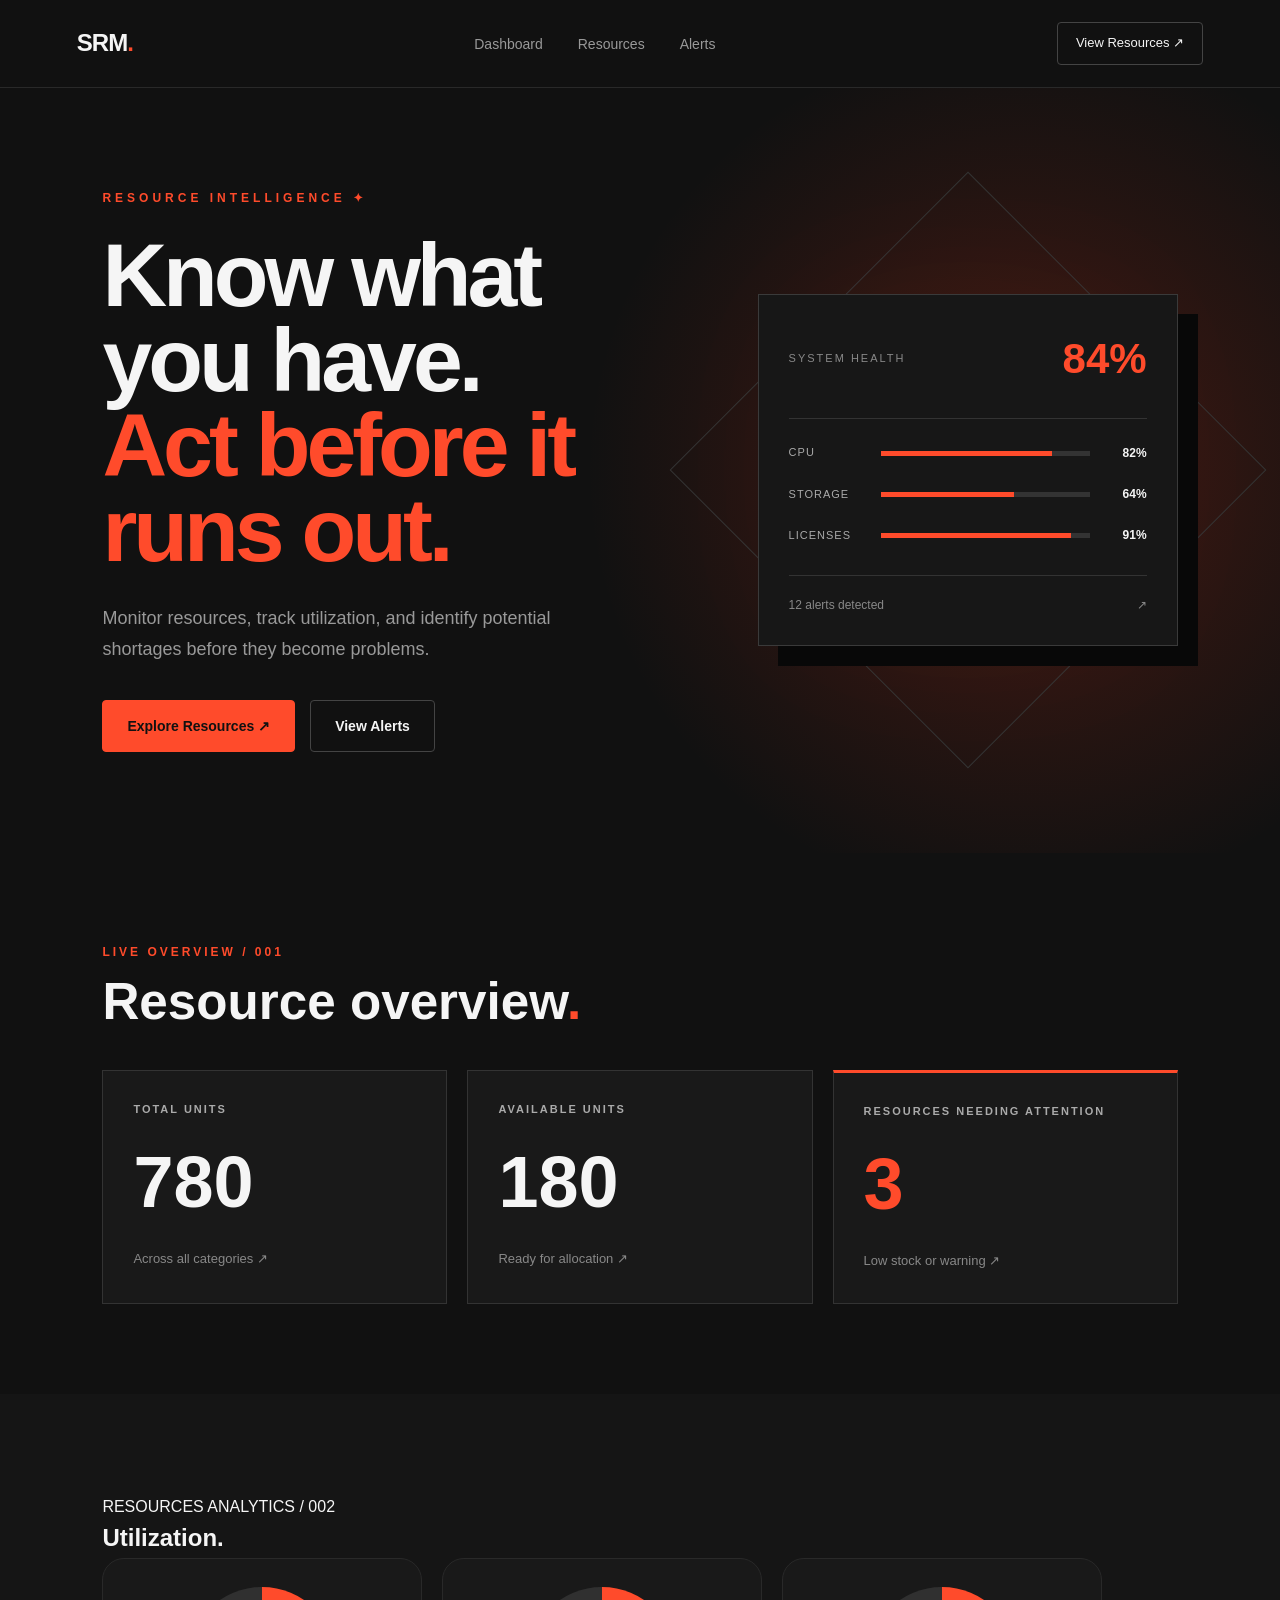
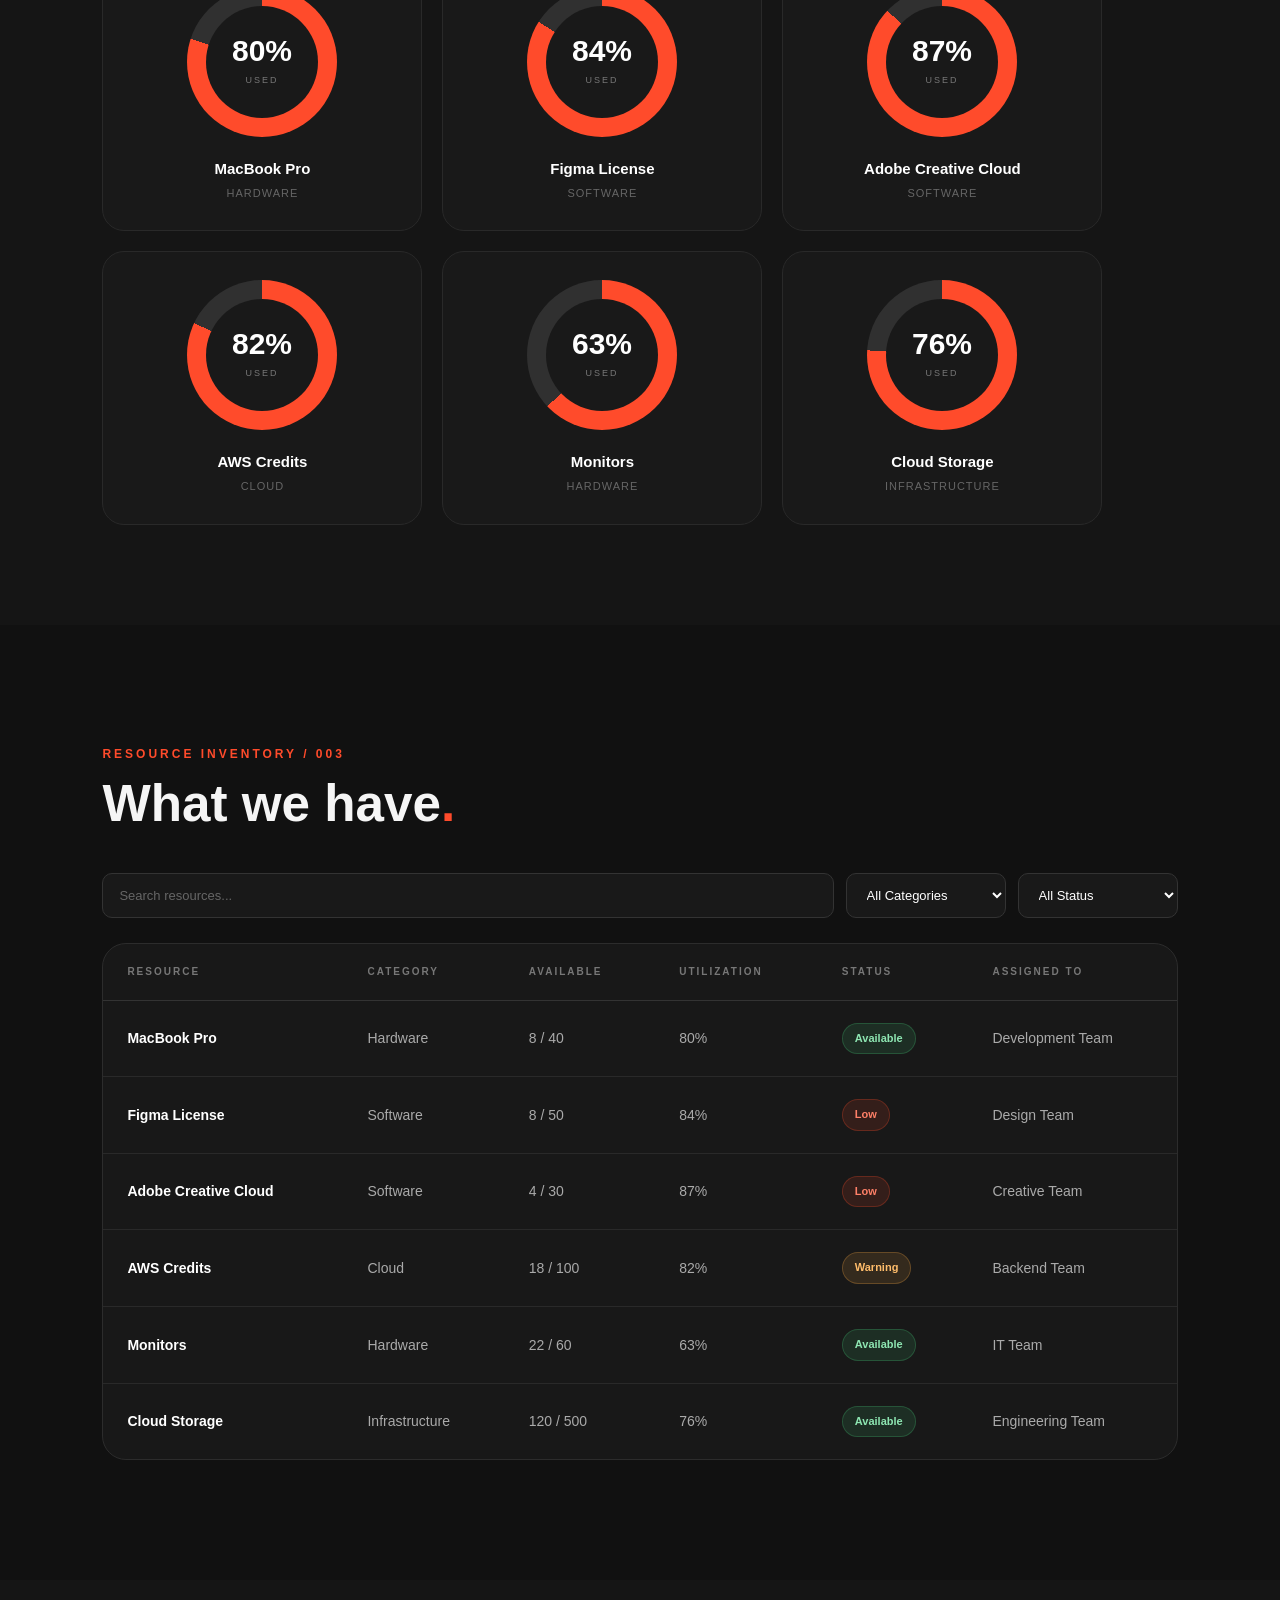
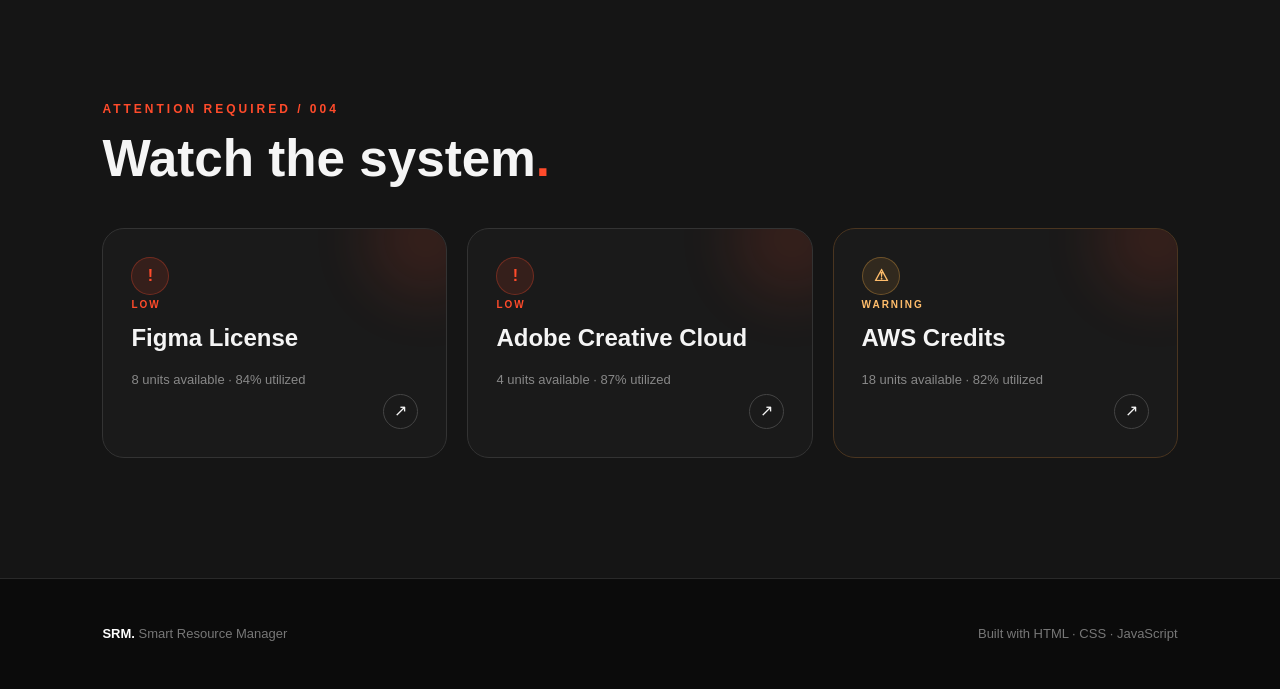
<file: Day-03-Smart-Resource-Manager/index.html>
<!DOCTYPE html>
<html lang="en">

<head>
    <meta charset="UTF-8">
    <meta name="viewport" content="width=device-width, initial-scale=1.0">

    <title>Smart Resource Manager</title>

    <link rel="stylesheet" href="./css/style.css">
</head>

<body>

    <!-- NAVBAR -->
    <header>
        <nav>

            <h1>SRM<span>.</span></h1>

            <ul>
                <li><a href="#dashboard">Dashboard</a></li>
                <li><a href="#resources">Resources</a></li>
                <li><a href="#alerts">Alerts</a></li>
            </ul>

            <a href="#resources" class="nav-button">
                View Resources ↗
            </a>

        </nav>
    </header>


    <main>

        <!-- HERO -->
        <section id="dashboard" class="hero">

            <div class="hero-content">

                <p class="eyebrow">
                    RESOURCE INTELLIGENCE ✦
                </p>

                <h2>
                    Know what you have.
                    <span>Act before it runs out.</span>
                </h2>

                <p class="hero-description">
                    Monitor resources, track utilization, and identify
                    potential shortages before they become problems.
                </p>

                <div class="hero-buttons">

                    <a href="#resources">
                        Explore Resources ↗
                    </a>

                    <a href="#alerts">
                        View Alerts
                    </a>

                </div>

            </div>


            <!-- HERO DASHBOARD PREVIEW -->
            <div class="hero-visual">

                <div class="dashboard-preview">

                    <div class="preview-header">
                        <span>SYSTEM HEALTH</span>
                        <strong>84%</strong>
                    </div>

                    <div class="preview-line">

                        <span>CPU</span>

                        <div>
                            <i style="width: 82%;"></i>
                        </div>

                        <strong>82%</strong>

                    </div>


                    <div class="preview-line">

                        <span>STORAGE</span>

                        <div>
                            <i style="width: 64%;"></i>
                        </div>

                        <strong>64%</strong>

                    </div>


                    <div class="preview-line">

                        <span>LICENSES</span>

                        <div>
                            <i style="width: 91%;"></i>
                        </div>

                        <strong>91%</strong>

                    </div>


                    <div class="preview-footer">

                        <span>12 alerts detected</span>

                        <span>↗</span>

                    </div>

                </div>

            </div>

        </section>


        <!-- OVERVIEW -->
        
<section class="overview" id="overview">
    <div class="section-heading">
        <p>LIVE OVERVIEW / 001</p>
        <h2>Resource overview<span>.</span></h2>
    </div>

    <div class="overview-grid">
        <article class="stat-card">
            <p>TOTAL UNITS</p>
            <h3 id="total-resources">0</h3>
            <span>Across all categories ↗</span>
        </article>

        <article class="stat-card">
            <p>AVAILABLE UNITS</p>
            <h3 id="available-resources">0</h3>
            <span>Ready for allocation ↗</span>
        </article>

        <article class="stat-card alert-card">
            <p>RESOURCES NEEDING ATTENTION</p>
            <h3 id="low-resources">0</h3>
            <span>Low stock or warning ↗</span>
        </article>
    </div>
</section>


        <!-- UTILIZATION -->
        <section class="utilization" id="utilization">

        <div class="section heading">
            <p>RESOURCES ANALYTICS / 002</p>
            <H2>Utilization<span>.</span></H2>
        </div>

        <div id="utilization-list" class="utilization-list">

        </div>
        </section>


        <!-- RESOURCES -->
        <section id="resources" class="resources">

    <div class="section-heading">
        <p>RESOURCE INVENTORY / 003</p>
        <h2>What we have<span>.</span></h2>
    </div>

    <div class="resource-controls">

    <input
        type="text"
        id="resource-search"
        placeholder="Search resources..."
    >

    <select id="category-filter">
        <option value="all">All Categories</option>
        <option value="Hardware">Hardware</option>
        <option value="Software">Software</option>
        <option value="Cloud">Cloud</option>
        <option value="Infrastructure">Infrastructure</option>
    </select>

    <select id="status-filter">
        <option value="all">All Status</option>
        <option value="Available">Available</option>
        <option value="Low">Low</option>
        <option value="Warning">Warning</option>
    </select>

</div>

    <div class="resource-table-wrapper">

        <table class="resource-table">

            <thead>
                <tr>
                    <th>RESOURCE</th>
                    <th>CATEGORY</th>
                    <th>AVAILABLE</th>
                    <th>UTILIZATION</th>
                    <th>STATUS</th>
                    <th>ASSIGNED TO</th>
                </tr>
            </thead>

            <tbody id="resource-table-body">
                <!-- JavaScript will generate rows -->
            </tbody>

        </table>

    </div>

</section>


        <section id="alerts" class="alerts">

    <div class="section-heading">
        <p>ATTENTION REQUIRED / 004</p>
        <h2>Watch the system<span>.</span></h2>
    </div>

    <div id="alerts-list" class="alerts-list">
        <!-- JavaScript will generate alerts -->
    </div>

</section>

    </main>


    <!-- FOOTER -->
    <footer>

    <p>
        <strong>SRM.</strong>
        Smart Resource Manager
    </p>

    <p>
        Built with HTML · CSS · JavaScript
    </p>

</footer>
    <script src="./js/data.js"></script>
    <script src="./js/app.js"></script>
</body>

</html>
</file>
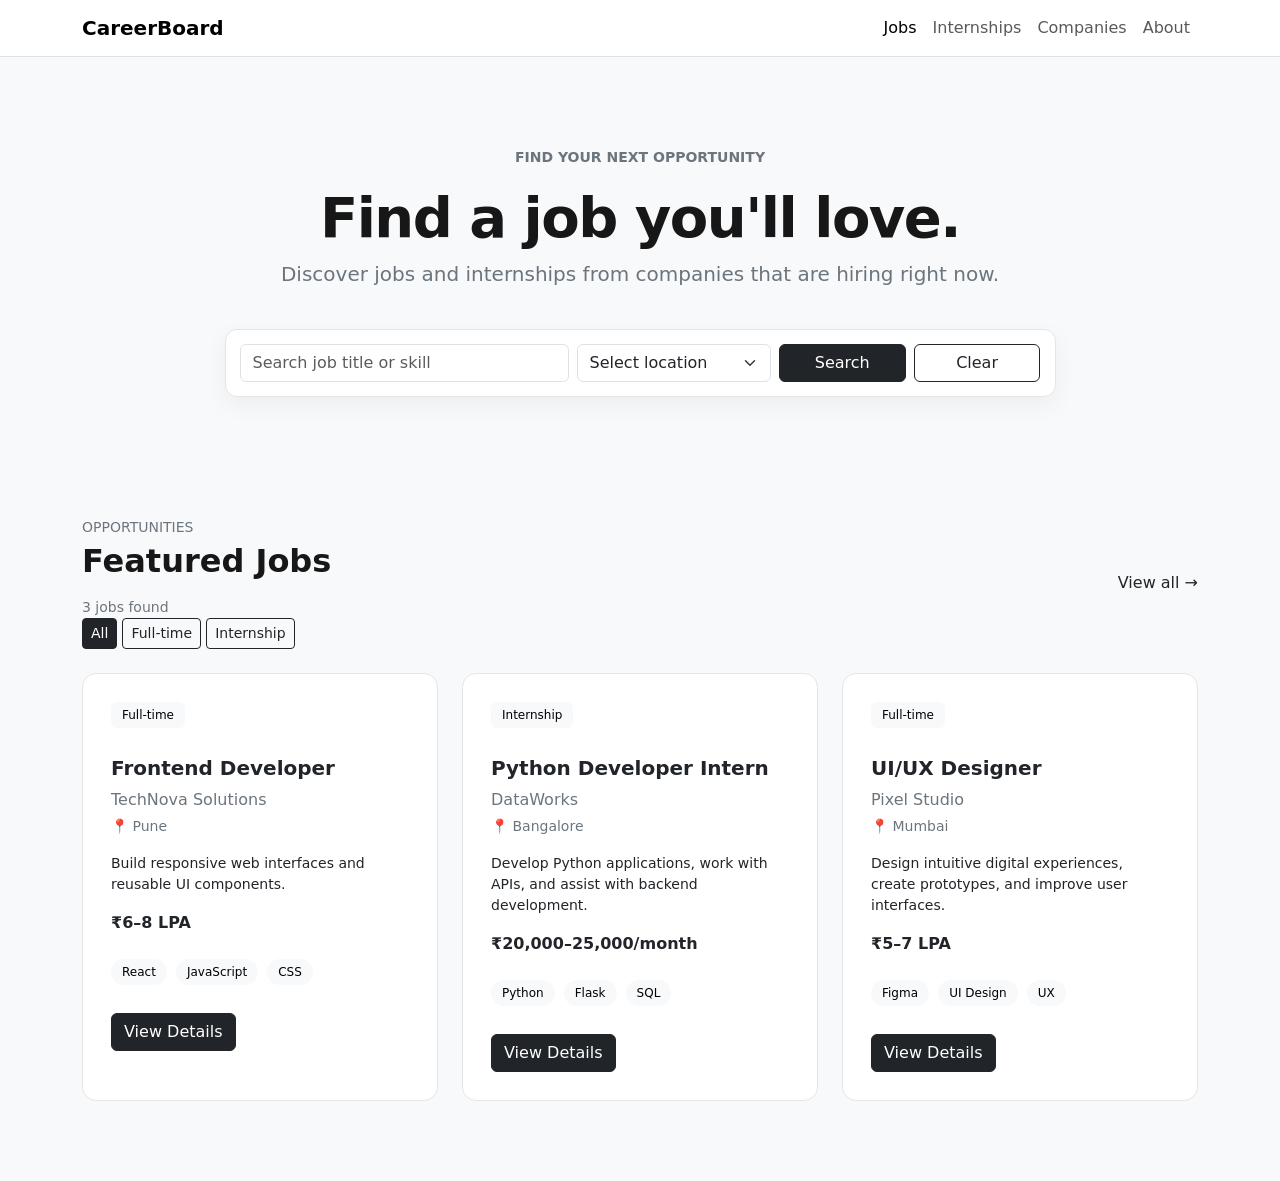
<file: Day-04-Career-Board-Pro/index.html>
<!DOCTYPE html>
<html lang="en">
<head>
    <meta charset="UTF-8">
    <meta name="viewport" content="width=device-width, initial-scale=1.0">
     <title>Career Board Pro</title>

    <!-- Bootstrap CSS -->
    <link
        href="https://cdn.jsdelivr.net/npm/bootstrap@5.3.3/dist/css/bootstrap.min.css"
        rel="stylesheet"
    >
    <link rel="stylesheet" href="./css/style.css">

</head>
<body>

    <nav class="navbar navbar-expand-lg bg-white border-bottom">

    <div class="container">

        <a class="navbar-brand fw-bold" href="#">
            CareerBoard
        </a>

        <!-- Mobile menu button -->
        <button
            class="navbar-toggler"
            type="button"
            data-bs-toggle="collapse"
            data-bs-target="#navbarMenu"
            aria-controls="navbarMenu"
            aria-expanded="false"
            aria-label="Toggle navigation">

            <span class="navbar-toggler-icon"></span>

        </button>

        <!-- Navigation links -->
        <div class="collapse navbar-collapse" id="navbarMenu">

            <div class="navbar-nav ms-auto">

                <a class="nav-link active" href="#">
                    Jobs
                </a>

                <a class="nav-link" href="#">
                    Internships
                </a>

                <a class="nav-link" href="#">
                    Companies
                </a>

                <a class="nav-link" href="#">
                    About
                </a>

            </div>

        </div>

    </div>

</nav>

<section class="hero-section">

    <div class="container">

        <!-- Hero Text -->
        <div class="row justify-content-center">

            <div class="col-lg-8 text-center">

                <p class="text-uppercase text-secondary small fw-semibold">
                    FIND YOUR NEXT OPPORTUNITY
                </p>

                <h1 class="display-4 fw-bold">
                    Find a job you'll love.
                </h1>

                <p class="lead text-secondary">
                    Discover jobs and internships from companies
                    that are hiring right now.
                </p>

            </div>

        </div>


        <!-- SEARCH BOX -->
        <div class="row justify-content-center mt-4">

            <div class="col-lg-9">

                <div class="search-box">

                    <div class="row g-2">

                        <!-- Search input -->
                        <div class="col-md-5">

                            <input
                                type="text"
                                id="searchInput"
                                class="form-control"
                                placeholder="Search job title or skill"
                            >

                        </div>

                        <!-- Location -->
                        <div class="col-md-3">

                            <select id="locationInput" class="form-select">

                                <option selected>
                                    Select location
                                </option>

                                <option>Pune</option>
                                <option>Mumbai</option>
                                <option>Bangalore</option>
                                <option>Remote</option>

                            </select>

                        </div>

                        <!-- Search button -->
                        <div class="col-md-4 d-flex gap-2">

                            <button id="searchBtn" class="btn btn-dark w-100">
                                Search
                            </button>

                            <button id="clearBtn" class="btn btn-outline-dark w-100">
                                Clear
                            </button>

                        </div>

                    </div>

                </div>

            </div>

        </div>

    </div>

</section>

<section class="jobs-section">

    <div class="container">

        <div class="d-flex justify-content-between align-items-center mb-4">

            <div>
                <p class="text-secondary small mb-1">
                    OPPORTUNITIES
                </p>

                <h2 class="fw-bold mb-0">
                    Featured Jobs
                </h2>
                <div class="mt-3">

                <p id="jobCount" class="text-secondary small mb-0">
    3 jobs found
</p>

    <button class="btn btn-dark btn-sm filter-btn" data-type="All">
        All
    </button>

    <button class="btn btn-outline-dark btn-sm filter-btn" data-type="Full-time">
        Full-time
    </button>

    <button class="btn btn-outline-dark btn-sm filter-btn" data-type="Internship">
        Internship
    </button>

</div>
            </div>

            <a href="#" class="text-dark text-decoration-none">
                View all →
            </a>

        </div>


        <div class="row g-4" id="jobContainer">

             </div>


            
        
        <div id="noJobsMessage" class="text-center mt-5 d-none">

    <h4 class="fw-bold">
        No jobs found
    </h4>

    <p class="text-secondary">
        Try another keyword or location.
    </p>

</div>
    </div>

</section>

<div class="modal fade" id="jobModal" tabindex="-1">

    <div class="modal-dialog modal-dialog-centered">

        <div class="modal-content">

            <div class="modal-header">

                <h5 class="modal-title" id="modalJobTitle">
                    Job Details
                </h5>

                <button
                    type="button"
                    class="btn-close"
                    data-bs-dismiss="modal">
                </button>

            </div>

            <div class="modal-body">

                <p id="modalCompany" class="fw-semibold"></p>

                <p id="modalLocation" class="text-secondary"></p>

                <p id="modalType"></p>

                <p id="modalSalary" class="fw-semibold"></p>

                <hr>

                <p id="modalDescription"></p>

                <div id="modalSkills"></div>

            </div>

            <div class="modal-footer">

                <button
                    type="button"
                    class="btn btn-dark"
                    id="applyBtn">
                    Apply Now
                </button>

            </div>

        </div>

    </div>

</div>

<!-- Application Modal -->
<div class="modal fade" id="applicationModal" tabindex="-1">

    <div class="modal-dialog modal-dialog-centered">

        <div class="modal-content">

            <div class="modal-header">

                <h5 class="modal-title">
                    Apply for <span id="applyJobTitle"></span>
                </h5>

                <button
                    type="button"
                    class="btn-close"
                    data-bs-dismiss="modal">
                </button>

            </div>

            <div class="modal-body">

                <form id="applicationForm">
                      <div
    id="applicationSuccess"
    class="alert alert-success d-none"
    role="alert">
    ✓ Application submitted successfully!
</div>
                    <div class="mb-3">
                        
                        <label class="form-label">
                            Full Name
                        </label>

                        <input
                            type="text"
                            id="applicantName"
                            class="form-control"
                            placeholder="Enter your name"
                            required>

                    </div>


                    <div class="mb-3">

                        <label class="form-label">
                            Email
                        </label>

                        <input
                            type="email"
                            id="applicantEmail"
                            class="form-control"
                            placeholder="Enter your email"
                            required>

                    </div>


                    <div class="mb-3">

                        <label class="form-label">
                            Resume URL
                        </label>

                        <input
                            type="url"
                            id="resumeUrl"
                            class="form-control"
                            placeholder="https://..."
                            required>

                    </div>


                    <button
                        type="submit"
                        class="btn btn-dark w-100">
                        Submit Application
                    </button>

                </form>

            </div>

        </div>

    </div>

</div>

<script
    src="https://cdn.jsdelivr.net/npm/bootstrap@5.3.3/dist/js/bootstrap.bundle.min.js">
</script>

<script src="./js/script.js"></script>
</body>
</html>
</file>
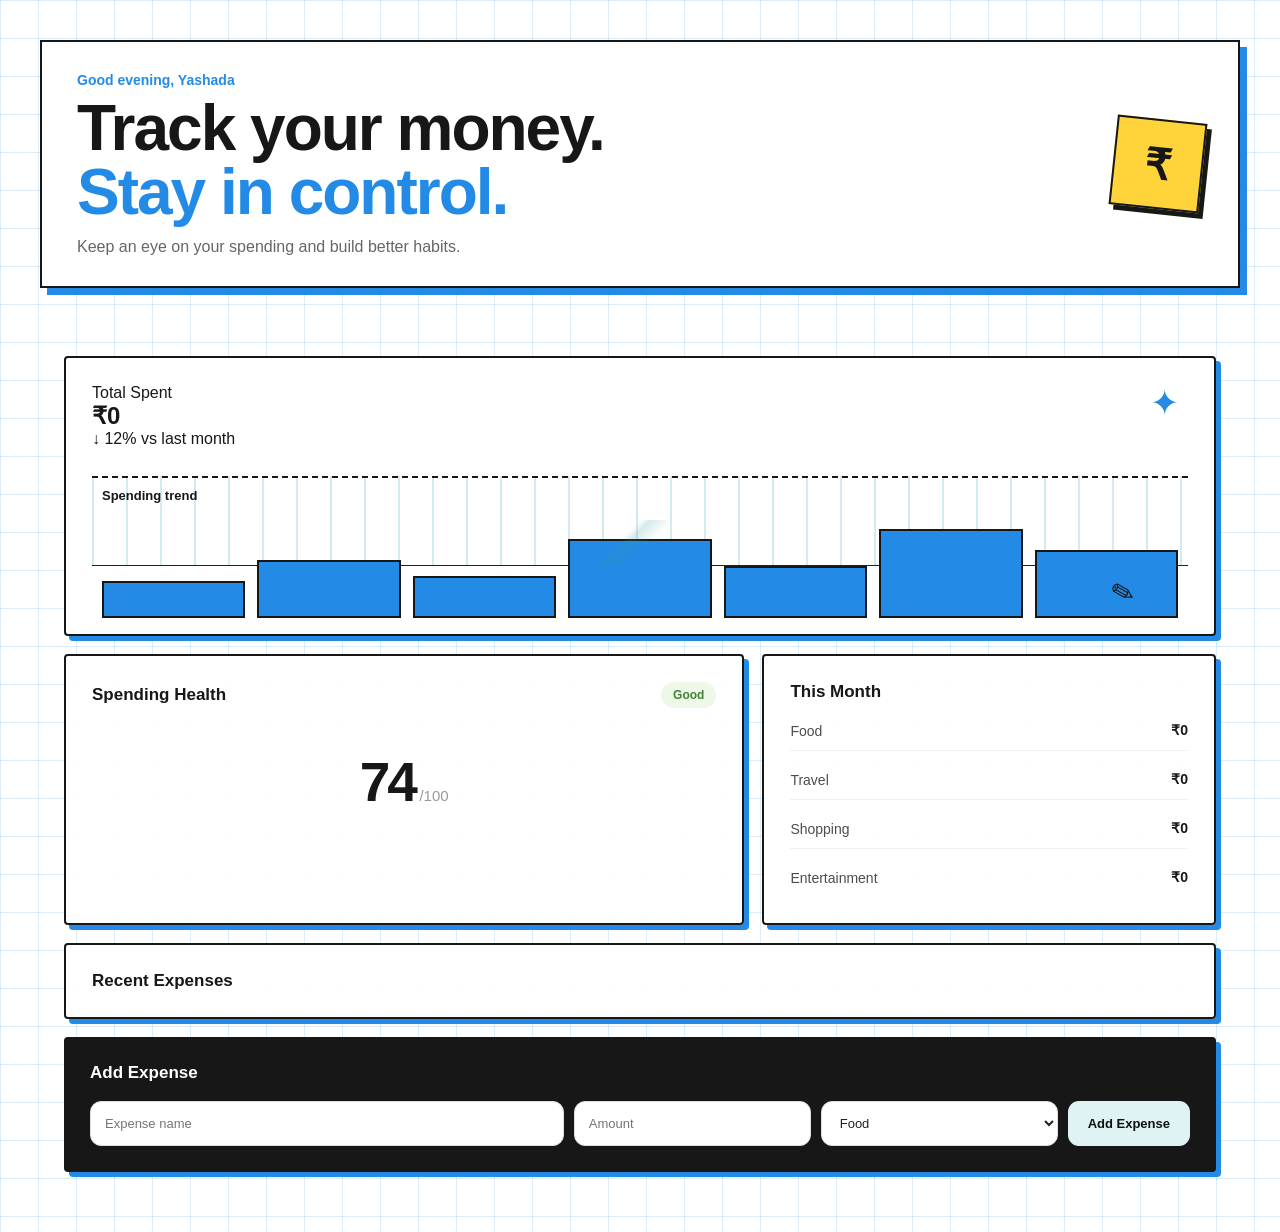
<file: Day-05-Expense-Tracker/index.html>
<!DOCTYPE html>
<html lang="en">

<head>
    <meta charset="UTF-8">

    <meta
        name="viewport"
        content="width=device-width, initial-scale=1.0"
    >

    <title>Expense Tracker</title>

    <link rel="stylesheet" href="./css/style.css">
</head>

<body>

    <header class="topbar">

    <div class="header-content">
        <p class="greeting">Good evening, Yashada</p>

        <h1>
            Track your money.
            <span>Stay in control.</span>
        </h1>

        <p class="header-subtitle">
            Keep an eye on your spending and build better habits.
        </p>
    </div>

    <div class="header-decoration">
        ₹
    </div>

</header>


    <main>
    
        <!-- Total Spending -->
        <section class="spending-card">

            <p>Total Spent</p>

            <h2 id="totalAmount">₹0</h2>

            <span>↓ 12% vs last month</span>

        <div class="mini-chart">

    <div class="chart-label">
        Spending trend
    </div>

    <div class="chart-bars">
        <div class="chart-bar"></div>
        <div class="chart-bar"></div>
        <div class="chart-bar"></div>
        <div class="chart-bar"></div>
        <div class="chart-bar"></div>
        <div class="chart-bar"></div>
        <div class="chart-bar"></div>
    </div>

</div>    

        </section>


        <!-- Spending Health -->
        <section class="health-card">

            <div class="section-header">
                <h2>Spending Health</h2>
                <span>Good</span>
            </div>

            <div class="health-score">
                <strong>74</strong>
                <small>/100</small>
            </div>

        </section>


        <!-- Category Spending -->
        <section class="category-card">

            <div class="section-header">
                <h2>This Month</h2>
            </div>

            <div id="categoryList">
                <div class="category-row">
    <span>Food</span>
    <strong id="foodTotal">₹0</strong>
</div>

<div class="category-row">
    <span>Travel</span>
    <strong id="travelTotal">₹0</strong>
</div>

<div class="category-row">
    <span>Shopping</span>
    <strong id="shoppingTotal">₹0</strong>
</div>

<div class="category-row">
    <span>Entertainment</span>
    <strong id="entertainmentTotal">₹0</strong>
</div>
                
            </div>

        </section>


        <!-- Recent Expenses -->
        <section class="recent-card">

            <div class="section-header">
                <h2>Recent Expenses</h2>
            </div>

            <div id="expenseList">

                <!-- JavaScript will add expenses here -->

            </div>

        </section>


        <!-- Add Expense -->
        <section class="add-expense-card">

            <h2>Add Expense</h2>

            <form id="expenseForm">

                <input
                    type="text"
                    id="expenseName"
                    placeholder="Expense name"
                    required
                >

                <input
                    type="number"
                    id="expenseAmount"
                    placeholder="Amount"
                    required
                >

                <select id="expenseCategory">

                    <option value="Food">Food</option>

                    <option value="Travel">Travel</option>

                    <option value="Shopping">Shopping</option>

                    <option value="Entertainment">
                        Entertainment
                    </option>

                </select>

                <button type="submit">
                    Add Expense
                </button>

            </form>

        </section>

    </main>


    <script src="./js/script.js"></script>

</body>

</html>
</file>
<file: Day-03-Smart-Resource-Manager/css/style.css>
/* ========================================
   RESET
======================================== */

* {
    margin: 0;
    padding: 0;
    box-sizing: border-box;
}


html {
    scroll-behavior: smooth;
}


body {
    font-family: Arial, sans-serif;

    background: #111111;
    color: #f5f5f5;

    line-height: 1.6;
}


a {
    color: inherit;
    text-decoration: none;
}


/* ========================================
   NAVBAR
======================================== */

header {
    padding: 22px 6%;

    border-bottom: 1px solid #292929;

    background: #111111;
}


nav {
    display: flex;

    justify-content: space-between;
    align-items: center;
}


nav h1 {
    font-size: 24px;
    letter-spacing: -1px;
}


nav h1 span {
    color: #ff4b2b;
}


nav ul {
    display: flex;

    gap: 35px;

    list-style: none;
}


nav ul a {
    color: #999;

    font-size: 14px;

    transition: color 0.3s ease;
}


nav ul a:hover {
    color: white;
}


.nav-button {
    padding: 10px 18px;

    border: 1px solid #444;

    border-radius: 4px;

    font-size: 13px;

    transition: 0.3s ease;
}


.nav-button:hover {
    border-color: #ff4b2b;
    color: #ff4b2b;
}


/* ========================================
   HERO
======================================== */

.hero {
    min-height: 85vh;

    padding: 100px 8%;

    display: grid;

    grid-template-columns: 1.2fr 0.8fr;

    align-items: center;

    gap: 80px;

    background:
        radial-gradient(
            circle at 80% 50%,
            rgba(220, 50, 20, 0.25),
            transparent 40%
        );

    overflow: hidden;
}


/* ========================================
   HERO CONTENT
======================================== */

.hero-content {
    max-width: 750px;
}


.eyebrow {
    color: #ff4b2b;

    font-size: 12px;

    font-weight: bold;

    letter-spacing: 4px;

    margin-bottom: 25px;
}


.hero h2 {
    font-size: clamp(60px, 7vw, 105px);

    line-height: 0.95;

    letter-spacing: -4px;

    margin-bottom: 30px;
}


.hero h2 span {
    display: block;

    color: #ff4b2b;
}


.hero-description {
    max-width: 500px;

    color: #999;

    font-size: 18px;

    line-height: 1.7;

    margin-bottom: 35px;
}


/* ========================================
   HERO BUTTONS
======================================== */

.hero-buttons {
    display: flex;

    gap: 15px;
}


.hero-buttons a {
    padding: 14px 24px;

    border: 1px solid #444;

    border-radius: 4px;

    font-size: 14px;

    font-weight: bold;

    transition: 0.3s ease;
}


.hero-buttons a:first-child {
    background: #ff4b2b;

    color: #111;

    border-color: #ff4b2b;
}


.hero-buttons a:hover {
    transform: translateY(-4px);
}


/* ========================================
   HERO VISUAL
======================================== */

.hero-visual {
    position: relative;

    height: 430px;

    display: flex;

    align-items: center;

    justify-content: center;
}


/* Decorative diamond */

.hero-visual::before {
    content: "";

    position: absolute;

    width: 420px;
    height: 420px;

    border: 1px solid #333;

    transform: rotate(45deg);
}


/* Red glow */

.hero-visual::after {
    content: "";

    position: absolute;

    width: 300px;
    height: 300px;

    background: #ff4b2b;

    opacity: 0.08;

    filter: blur(80px);
}


/* ========================================
   DASHBOARD PREVIEW
======================================== */

.dashboard-preview {
    position: relative;

    z-index: 2;

    width: 420px;

    padding: 30px;

    background: #171717;

    border: 1px solid #3a3a3a;

    box-shadow: 20px 20px 0 #080808;
}


/* ========================================
   PREVIEW HEADER
======================================== */

.preview-header {
    display: flex;

    justify-content: space-between;

    align-items: center;

    padding-bottom: 25px;

    margin-bottom: 25px;

    border-bottom: 1px solid #333;
}


.preview-header span {
    font-size: 11px;

    letter-spacing: 2px;

    color: #888;
}


.preview-header strong {
    font-size: 42px;

    color: #ff4b2b;
}


/* ========================================
   RESOURCE PROGRESS
======================================== */

.preview-line {
    display: grid;

    grid-template-columns: 80px 1fr 45px;

    align-items: center;

    gap: 12px;

    margin-bottom: 22px;
}


.preview-line > span {
    font-size: 11px;

    color: #aaa;

    letter-spacing: 1px;
}


.preview-line > div {
    height: 5px;

    background: #333;

    overflow: hidden;
}


.preview-line i {
    display: block;

    height: 100%;

    background: #ff4b2b;
}


.preview-line strong {
    font-size: 12px;

    text-align: right;
}


/* ========================================
   PREVIEW FOOTER
======================================== */

.preview-footer {
    display: flex;

    justify-content: space-between;

    margin-top: 30px;

    padding-top: 20px;

    border-top: 1px solid #333;

    color: #888;

    font-size: 12px;
}


/* ========================================
   EMPTY SECTIONS
======================================== */

.overview,
.utilization,
.resources,
.alerts {
    padding: 100px 8%;
}


/* ========================================
   FOOTER
======================================== */

footer {
    padding: 40px 8%;

    background: #080808;

    border-top: 1px solid #292929;
}


/* ========================================
   RESPONSIVE
======================================== */

@media (max-width: 768px) {

    header {
        padding: 18px 6%;
    }


    nav {
        flex-wrap: wrap;

        gap: 20px;
    }


    nav ul {
        order: 3;

        width: 100%;

        justify-content: center;

        gap: 20px;
    }


    .hero {
        min-height: auto;

        padding: 80px 6%;

        grid-template-columns: 1fr;

        gap: 70px;
    }


    .hero h2 {
        font-size: clamp(48px, 13vw, 72px);

        letter-spacing: -3px;
    }


    .hero-description {
        font-size: 16px;
    }


    .hero-buttons {
        flex-wrap: wrap;
    }


    .hero-visual {
        height: 400px;
    }


    .dashboard-preview {
        width: 100%;

        max-width: 420px;
    }


    .hero-visual::before {
        width: 300px;
        height: 300px;
    }


    .hero-visual::after {
        width: 220px;
        height: 220px;
    }

}


.overview {
    padding: 90px 8%;
    background: #111;
}

.section-heading {
    margin-bottom: 40px;
}

.section-heading > p {
    color: #ff4b2b;
    font-size: 12px;
    font-weight: bold;
    letter-spacing: 3px;
    margin-bottom: 12px;
}

.section-heading h2 {
    font-size: clamp(32px, 4vw, 56px);
    line-height: 1.1;
}

.section-heading h2 span {
    color: #ff4b2b;
}

.overview-grid {
    display: grid;
    grid-template-columns: repeat(3, 1fr);
    gap: 20px;
}

.stat-card {
    min-height: 220px;
    padding: 30px;
    background: #191919;
    border: 1px solid #333;
    transition: transform 0.3s ease;
}

.stat-card:hover {
    transform: translateY(-6px);
    border-color: #ff4b2b;
}

.stat-card > p {
    color: #aaa;
    font-size: 11px;
    font-weight: bold;
    letter-spacing: 2px;
}

.stat-card h3 {
    font-size: 72px;
    line-height: 1.2;
    margin: 20px 0;
}

.stat-card > span {
    color: #888;
    font-size: 13px;
}

.alert-card {
    border-top: 3px solid #ff4b2b;
}

.alert-card h3 {
    color: #ff4b2b;
}

@media (max-width: 768px) {
    .overview-grid {
        grid-template-columns: 1fr;
    }
}

/* =========================
   UTILIZATION
========================= */

.utilization {
    padding: 100px 8%;
    background: #151515;
}

.utilization-list {
    display: grid;
    grid-template-columns: repeat(3, 1fr);
    gap: 20px;
    max-width: 1000px;
}

.utilization-item {
    padding: 28px 20px;
    background: #191919;
    border: 1px solid #292929;
    border-radius: 22px;

    display: flex;
    flex-direction: column;
    align-items: center;
    justify-content: center;

    transition:
        transform 0.35s ease,
        border-color 0.35s ease,
        background 0.35s ease;

    animation: utilizationReveal 0.7s ease both;
}

.utilization-item:hover {
    transform: translateY(-6px);
    border-color: #ff4b2b;
    background: #1d1d1d;
}


/* Circular progress */

.utilization-circle {
    --size: 150px;

    width: var(--size);
    height: var(--size);

    border-radius: 50%;

    display: flex;
    align-items: center;
    justify-content: center;

    position: relative;

    background:
        conic-gradient(
            #ff4b2b var(--progress),
            #303030 var(--progress)
        );

    animation: circleReveal 1.4s ease forwards;
}


/* Inner dark circle */

.utilization-circle::before {
    content: "";

    position: absolute;

    width: 112px;
    height: 112px;

    border-radius: 50%;

    background: #191919;
}


/* Percentage text */

.circle-content {
    position: relative;
    z-index: 2;

    display: flex;
    flex-direction: column;
    align-items: center;
}

.circle-content strong {
    font-size: 30px;
    line-height: 1;
    color: #fff;
}

.circle-content span {
    margin-top: 7px;

    font-size: 9px;
    letter-spacing: 2px;

    color: #777;
}


/* Resource name */

.utilization-info {
    margin-top: 20px;

    display: flex;
    flex-direction: column;
    align-items: center;

    text-align: center;
}

.utilization-info strong {
    font-size: 15px;
    color: #fff;
}

.utilization-info span {
    margin-top: 4px;

    font-size: 11px;
    letter-spacing: 1px;
    text-transform: uppercase;

    color: #666;
}


/* Hover glow */

.utilization-item:hover .utilization-circle {
    box-shadow:
        0 0 25px rgba(255, 75, 43, 0.18);
}


/* Animations */

@keyframes circleReveal {

    from {
        transform: rotate(-90deg) scale(0.7);
        opacity: 0;
    }

    to {
        transform: rotate(0deg) scale(1);
        opacity: 1;
    }
}

@keyframes utilizationReveal {

    from {
        opacity: 0;
        transform: translateY(25px);
    }

    to {
        opacity: 1;
        transform: translateY(0);
    }
}


/* Mobile */

@media (max-width: 768px) {

    .utilization-list {
        grid-template-columns: 1fr 1fr;
    }

    .utilization-circle {
        --size: 125px;
    }

    .utilization-circle::before {
        width: 93px;
        height: 93px;
    }

    .circle-content strong {
        font-size: 25px;
    }
}

@media (max-width: 500px) {

    .utilization-list {
        grid-template-columns: 1fr;
    }

    .utilization-circle {
        --size: 140px;
    }

    .utilization-circle::before {
        width: 105px;
        height: 105px;
    }
}

/* ========================================
   RESOURCE TABLE
======================================== */

.resources {
    padding: 120px 8%;
    background: #111;
}

.resource-table-wrapper {
    width: 100%;
    overflow-x: auto;

    border: 1px solid #2c2c2c;
    border-radius: 24px;
    background: #181818;
}

.resource-table {
    width: 100%;
    min-width: 850px;

    border-collapse: collapse;
}

.resource-table th {
    padding: 20px 24px;

    text-align: left;

    color: #777;

    font-size: 10px;

    letter-spacing: 2px;

    font-weight: 600;

    border-bottom: 1px solid #333;
}

.resource-table td {
    padding: 22px 24px;

    color: #aaa;

    font-size: 14px;

    border-bottom: 1px solid #292929;
}

.resource-table tr:last-child td {
    border-bottom: none;
}

.resource-table tbody tr {
    transition:
        background 0.3s ease,
        transform 0.3s ease;
}

.resource-table tbody tr:hover {
    background: #202020;
}

.resource-table td strong {
    color: #fff;
}


/* ========================================
   STATUS BADGES
======================================== */

.status {
    display: inline-flex;

    padding: 6px 12px;

    border-radius: 999px;

    font-size: 11px;

    font-weight: 600;
}


/* Available */

.status.available {
    color: #8ee6b2;

    background: rgba(70, 200, 120, 0.12);

    border: 1px solid rgba(70, 200, 120, 0.25);
}


/* Low */

.status.low {
    color: #ff8068;

    background: rgba(255, 75, 43, 0.12);

    border: 1px solid rgba(255, 75, 43, 0.25);
}


/* Warning */

.status.warning {
    color: #ffbd6b;

    background: rgba(255, 170, 70, 0.12);

    border: 1px solid rgba(255, 170, 70, 0.25);
}

/* ========================================
   ALERTS
======================================== */

.alerts {
    padding: 120px 8%;
    background: #151515;
}

.alerts-list {
    display: grid;

    grid-template-columns:
        repeat(3, 1fr);

    gap: 20px;
}


/* ========================================
   ALERT CARD
======================================== */

.alert-item {
    position: relative;

    min-height: 230px;

    padding: 28px;

    display: flex;

    flex-direction: column;

    justify-content: space-between;

    background: #1a1a1a;

    border: 1px solid #333;

    border-radius: 22px;

    overflow: hidden;

    transition:
        transform 0.35s ease,
        border-color 0.35s ease;
}


.alert-item:hover {
    transform: translateY(-8px);
}


/* red glow */

.alert-item::before {
    content: "";

    position: absolute;

    width: 120px;
    height: 120px;

    top: -50px;
    right: -40px;

    background: #ff4b2b;

    opacity: 0.12;

    border-radius: 50%;

    filter: blur(30px);
}


/* ========================================
   ICON
======================================== */

.alert-icon {
    width: 38px;
    height: 38px;

    display: flex;

    align-items: center;
    justify-content: center;

    border-radius: 50%;

    background: rgba(255, 75, 43, 0.12);

    color: #ff4b2b;

    border: 1px solid rgba(255, 75, 43, 0.3);

    font-weight: bold;
}


/* ========================================
   CONTENT
======================================== */

.alert-content p {
    margin-bottom: 6px;

    color: #ff4b2b;

    font-size: 10px;

    font-weight: bold;

    letter-spacing: 2px;
}


.alert-content h3 {
    margin-bottom: 8px;

    font-size: 24px;
}


.alert-content span {
    color: #888;

    font-size: 13px;
}


/* ========================================
   ACTION
======================================== */

.alert-action {
    align-self: flex-end;

    width: 35px;
    height: 35px;

    display: flex;

    align-items: center;
    justify-content: center;

    border: 1px solid #444;

    border-radius: 50%;

    transition:
        background 0.3s ease,
        color 0.3s ease;
}


.alert-item:hover .alert-action {
    background: #ff4b2b;

    color: #111;

    border-color: #ff4b2b;
}


/* ========================================
   WARNING VARIANT
======================================== */

.alert-item.warning {
    border-color: #4a3520;
}


.alert-item.warning .alert-icon {
    color: #ffbd6b;

    background: rgba(255, 180, 70, 0.1);

    border-color: rgba(255, 180, 70, 0.3);
}


.alert-item.warning .alert-content p {
    color: #ffbd6b;
}

/* ========================================
   FOOTER
======================================== */

footer {
    padding: 45px 8%;

    display: flex;
    justify-content: space-between;
    align-items: center;

    background: #0b0b0b;

    border-top: 1px solid #292929;

    color: #777;

    font-size: 13px;
}

footer strong {
    color: #fff;
}


/* ========================================
   RESPONSIVE
======================================== */

@media (max-width: 768px) {

    /* NAVBAR */

    header {
        padding: 18px 6%;
    }

    nav {
        flex-wrap: wrap;
        gap: 20px;
    }

    nav h1 {
        font-size: 22px;
    }

    nav ul {
        order: 3;

        width: 100%;

        justify-content: center;

        gap: 20px;
    }

    nav ul a {
        font-size: 13px;
    }

    .nav-button {
        padding: 8px 13px;
        font-size: 12px;
    }


    /* HERO */

    .hero {
        min-height: auto;

        padding: 80px 6% 100px;

        grid-template-columns: 1fr;

        gap: 70px;
    }

    .hero h2 {
        font-size: clamp(
            48px,
            14vw,
            72px
        );

        letter-spacing: -3px;
    }

    .hero-description {
        font-size: 16px;
    }

    .hero-buttons {
        flex-wrap: wrap;
    }

    .hero-visual {
        height: 350px;
    }

    .dashboard-preview {
        width: 100%;
        max-width: 380px;

        padding: 24px;
    }

    .hero-visual::before {
        width: 280px;
        height: 280px;
    }


    /* OVERVIEW */

    .overview {
        padding: 80px 6%;
    }

    .overview-grid {
        grid-template-columns: 1fr;
    }


    /* UTILIZATION */

    .utilization {
        padding: 80px 6%;
    }

    .utilization-item {
        padding: 24px;
        border-radius: 22px;
    }


    /* RESOURCES */

    .resources {
        padding: 80px 6%;
    }

    .resource-table-wrapper {
        border-radius: 18px;
    }


    /* ALERTS */

    .alerts {
        padding: 80px 6%;
    }

    .alerts-list {
        grid-template-columns: 1fr;
    }


    /* FOOTER */

    footer {
        padding: 35px 6%;

        flex-direction: column;

        gap: 10px;

        text-align: center;
    }

}

/* ========================================
   RESOURCE CONTROLS
======================================== */

.resource-controls {
    display: flex;
    gap: 12px;
    margin-bottom: 25px;
    flex-wrap: wrap;
}

.resource-controls input,
.resource-controls select {
    padding: 13px 16px;

    background: #191919;

    color: white;

    border: 1px solid #333;

    border-radius: 10px;

    font-size: 13px;

    outline: none;

    transition: border-color 0.3s ease;
}

.resource-controls input {
    flex: 1;
    min-width: 220px;
}

.resource-controls select {
    min-width: 160px;
}

.resource-controls input::placeholder {
    color: #666;
}

.resource-controls input:focus,
.resource-controls select:focus {
    border-color: #ff4b2b;
}
</file>
<file: Day-04-Career-Board-Pro/css/style.css>
body {
    background: #f8f9fa;
    color: #171717;
}

.hero-section {
    padding: 90px 0 70px;
}

.hero-section h1 {
    letter-spacing: -1.5px;
}

.search-box {
    background: white;
    padding: 14px;
    border: 1px solid #e5e5e5;
    border-radius: 12px;
    box-shadow: 0 8px 25px rgba(0, 0, 0, 0.05);
}

.jobs-section {
    padding: 50px 0 80px;
}

.job-card {
    border: 1px solid #e5e5e5;
    border-radius: 14px;
    transition: transform 0.2s ease, box-shadow 0.2s ease;
}

.job-card:hover {
    transform: translateY(-4px);
    box-shadow: 0 10px 30px rgba(0, 0, 0, 0.08);
}

.job-card .card-body {
    padding: 28px;
}

.job-card .card-title {
    font-size: 1.25rem;
    font-weight: 700;
    color: #212529;
}

.job-card p {
    line-height: 1.5;
}


/* Skill badges */

.job-card .badge {
    font-weight: 500;
    padding: 7px 11px;
    margin-right: 4px;
    margin-bottom: 4px;
}


/* =========================
   MOBILE
========================= */

@media (max-width: 767px) {

    .jobs-section {
        padding: 50px 0;
    }

    .job-card .card-body {
        padding: 22px;
    }

}

.job-card {
    transition: transform 0.2s ease, box-shadow 0.2s ease;
}

.job-card:hover {
    transform: translateY(-5px);
    box-shadow: 0 10px 25px rgba(0, 0, 0, 0.08);
}

@media (max-width: 768px) {

    .hero-section {
        padding: 60px 0;
    }

    .hero-section h1 {
        font-size: 2.5rem;
    }

    .search-box {
        padding: 15px;
    }

    .jobs-section {
        padding: 40px 0;
    }

    .filter-btn {
        margin-bottom: 5px;
    }

}

@media (max-width: 480px) {

    .hero-section {
        padding: 45px 0;
    }

    .hero-section h1 {
        font-size: 2rem;
        line-height: 1.15;
    }

    .hero-section .lead {
        font-size: 1rem;
    }

    .search-box {
        padding: 12px;
    }

    .jobs-section {
        padding-top: 30px;
    }

}

@media (max-width: 480px) {

    .job-card .card-body {
        padding: 1.25rem;
    }

    .job-card h4 {
        font-size: 1.25rem;
    }

    .job-card .badge {
        font-size: 0.75rem;
    }

    .view-job-btn {
        width: 100%;
    }

}
</file>
<file: Day-05-Expense-Tracker/css/style.css>
/* =========================
   RESET
========================= */

* {
    box-sizing: border-box;
    margin: 0;
    padding: 0;
}

body {
    font-family: Inter, Arial, sans-serif;

    color: #171717;

    background-color: #ffffff;

    background-image:
        linear-gradient(
            rgba(35, 139, 230, 0.16) 1px,
            transparent 1px
        ),
        linear-gradient(
            90deg,
            rgba(35, 139, 230, 0.16) 1px,
            transparent 1px
        );

    background-size: 38px 38px;
}


/* =========================
   HEADER
========================= */

.topbar {
    max-width: 1200px;
    margin: 40px auto 30px;
    padding: 30px 35px;

    display: flex;
    justify-content: space-between;
    align-items: center;

    background: #ffffff;
    border: 2px solid #171717;
    box-shadow: 7px 7px 0 #238be6;
}

.header-content {
    max-width: 700px;
}

.greeting {
    margin-bottom: 8px;
    font-size: 14px;
    font-weight: 600;
    color: #238be6;
}

.topbar h1 {
    font-size: clamp(36px, 5vw, 64px);
    line-height: 1;
    letter-spacing: -2px;
}

.topbar h1 span {
    display: block;
    color: #238be6;
}

.header-subtitle {
    margin-top: 14px;
    color: #666;
    font-size: 16px;
}

.header-decoration {
    width: 90px;
    height: 90px;

    display: flex;
    align-items: center;
    justify-content: center;

    border: 2px solid #171717;
    background: #ffd43b;

    font-size: 42px;
    font-weight: 700;

    transform: rotate(6deg);
    box-shadow: 5px 5px 0 #171717;
}

/* =========================
   MAIN
========================= */

main {
    width: min(1200px, 90%);
    margin: auto;
    padding: 38px 0 60px;

    display: grid;
    grid-template-columns: 1.5fr 1fr;
    gap: 18px;
}
/*bar charts*/

.mini-chart {
    height: 150px;
    margin-top: 25px;
    padding: 10px;
    border-top: 2px dashed #171717;
}

.chart-label {
    font-size: 13px;
    font-weight: 600;
    margin-bottom: 10px;
}

.chart-bars {
    height: 105px;
    display: flex;
    align-items: flex-end;
    gap: 12px;
}

.chart-bar {
    flex: 1;
    background: #238be6;
    border: 2px solid #171717;
}

.chart-bar:nth-child(1) {
    height: 35%;
}

.chart-bar:nth-child(2) {
    height: 55%;
}

.chart-bar:nth-child(3) {
    height: 40%;
}

.chart-bar:nth-child(4) {
    height: 75%;
}

.chart-bar:nth-child(5) {
    height: 50%;
}

.chart-bar:nth-child(6) {
    height: 85%;
}

.chart-bar:nth-child(7) {
    height: 65%;
}

/* =========================
   COMMON CARDS
========================= */

section {
    background: rgba(255, 255, 255, 0.94);

    border: 2px solid #171717;
    border-radius: 4px;

    padding: 26px;

    box-shadow: 5px 5px 0 #238be6;

    transition:
        transform 0.25s ease,
        box-shadow 0.25s ease;
}

section:hover {
    transform: translate(-2px, -3px);

    box-shadow: 8px 8px 0 #238be6;
}



/* =========================
   TOTAL SPENDING
========================= */

.spending-card {
    grid-column: 1 / -1;

    min-height: 280px;

    background: #ffffff;

    border: 2px solid #171717;

    position: relative;
    overflow: hidden;
}

.spending-card::before {
    content: "✦";

    position: absolute;

    right: 35px;
    top: 25px;

    font-size: 35px;

    color: #238be6;

    animation: float 3s ease-in-out infinite;
}

.spending-card::after {
    content: "✎";

    position: absolute;

    right: 80px;
    bottom: 25px;

    font-size: 28px;

    color: #171717;

    transform: rotate(-15deg);

    animation: float 4s ease-in-out infinite reverse;
}

@keyframes float {

    0% {
        transform: translateY(0) rotate(0deg);
    }

    50% {
        transform: translateY(-8px) rotate(3deg);
    }

    100% {
        transform: translateY(0) rotate(0deg);
    }
}


.spending-card h2 {
    color: var(--black);
}

.spending-card span {
    color: var(--blue);
}

.profile-btn {
    background: var(--blue);
    border: 2px solid var(--black);
}

#expenseForm button {
    background: var(--blue);
    color: white;
    border: 2px solid var(--black);
}

#expenseForm button:hover {
    background: #171717;
}

/* =========================
   MINI CHART
========================= */

.mini-chart {
    height: 90px;

    margin-top: 28px;

    position: relative;

    border-bottom: 1px solid #222;

    background-image:
        linear-gradient(
            to right,
            rgba(77, 177, 188, 0.25) 2px,
            transparent 2px
        );

    background-size: 34px 100%;
}

.mini-chart::after {
    content: "";

    position: absolute;

    left: 0;
    right: 0;
    bottom: 0;

    height: 45px;

    background:
        linear-gradient(
            135deg,
            transparent 48%,
            rgba(50, 150, 160, 0.4) 49%,
            transparent 51%
        );

    opacity: 0.5;
}


/* =========================
   HEALTH
========================= */

.health-card {
    min-height: 245px;
}

.section-header {
    display: flex;
    justify-content: space-between;
    align-items: center;
}

.section-header h2 {
    font-size: 17px;
    font-weight: 650;
}

.section-header span {
    padding: 6px 12px;

    border-radius: 30px;

    background: #edf8e8;
    color: #438238;

    font-size: 12px;
    font-weight: 600;
}

.health-score {
    text-align: center;

    margin-top: 42px;
}

.health-score strong {
    font-size: 55px;
    font-weight: 650;
    letter-spacing: -3px;
}

.health-score small {
    color: #999;
    font-size: 15px;
}


/* =========================
   CATEGORY
========================= */

.category-card {
    min-height: 245px;
}

.category-row {
    margin-top: 20px;

    padding-bottom: 10px;

    border-bottom: 1px solid #f0f0ee;
}

.category-row:last-child {
    border-bottom: none;
}

.category-row span {
    font-size: 14px;
    color: #4d4d4d;
}

.category-row strong {
    float: right;
    font-size: 14px;
}

.category-row::after {
    content: "";
    display: block;
    clear: both;
}


/* =========================
   RECENT EXPENSES
========================= */

.recent-card {
    grid-column: 1 / -1;
}

.expense-item {
    display: flex;
    justify-content: space-between;
    align-items: center;

    padding: 17px 4px;

    border-bottom: 1px solid #eeeeec;
}

.expense-item:last-child {
    border-bottom: none;
}

.expense-info h3 {
    font-size: 14px;
    font-weight: 600;

    margin-bottom: 5px;
}

.expense-info p {
    color: #929292;
    font-size: 12px;
}

.expense-amount {
    font-size: 14px;
    font-weight: 650;
}


/* =========================
   ADD EXPENSE
========================= */

.add-expense-card {
    grid-column: 1 / -1;

    background: #171717;
    color: white;

    border: none;
}

.add-expense-card h2 {
    font-size: 17px;
    margin-bottom: 18px;
}

#expenseForm {
    display: grid;

    grid-template-columns:
        2fr 1fr 1fr auto;

    gap: 10px;
}

#expenseForm input,
#expenseForm select {
    padding: 13px 14px;

    border: 1px solid #dededb;
    border-radius: 11px;

    background: white;
    color: #222;

    outline: none;

    font-size: 13px;

    transition: 0.2s;
}

#expenseForm input:focus,
#expenseForm select:focus {
    border-color: #7ac4ca;

    box-shadow:
        0 0 0 3px rgba(122, 196, 202, 0.15);
}

#expenseForm button {
    padding: 13px 20px;

    border: none;
    border-radius: 11px;

    background: #dff3f5;
    color: #111;

    font-size: 13px;
    font-weight: 650;

    cursor: pointer;

    transition: 0.2s;
}

#expenseForm button:hover {
    background: white;
    transform: translateY(-1px);
}


/* =========================
   TABLET
========================= */

@media (max-width: 850px) {

    main {
        width: 94%;
        grid-template-columns: 1fr;
    }

    .spending-card,
    .health-card,
    .category-card,
    .recent-card,
    .add-expense-card {
        grid-column: 1;
    }

    #expenseForm {
        grid-template-columns: 1fr 1fr;
    }
}


/* =========================
   MOBILE
========================= */

@media (max-width: 550px) {

    .topbar {
        padding: 0 20px;
    }

    .topbar h1 {
        font-size: 19px;
    }

    main {
        width: 94%;
        padding-top: 22px;
    }

    section {
        padding: 20px;
        border-radius: 18px;
    }

    .spending-card {
        min-height: 250px;
    }

    .spending-card h2 {
        font-size: 38px;
    }

    #expenseForm {
        grid-template-columns: 1fr;
    }

    #expenseForm button {
        width: 100%;
    }
}

.illustration {
    position: absolute;
    pointer-events: none;

    animation:
        illustrationFloat
        4s
        ease-in-out
        infinite;
}

.illustration img {
    width: 130px;
}

.illustration-one {
    right: 40px;
    top: 90px;
}

.illustration-two {
    left: 20px;
    bottom: 20px;

    animation-delay: 1s;
}

@keyframes illustrationFloat {

    0% {
        transform: translateY(0) rotate(-2deg);
    }

    50% {
        transform: translateY(-10px) rotate(2deg);
    }

    100% {
        transform: translateY(0) rotate(-2deg);
    }
}

@media (max-width: 600px) {

    .topbar {
        margin: 20px 15px;
        padding: 24px;
        align-items: flex-start;
    }

    .topbar h1 {
        font-size: 38px;
    }

    .header-subtitle {
        font-size: 14px;
    }

    .header-decoration {
        width: 60px;
        height: 60px;
        font-size: 28px;
    }

}

.delete-btn {
    border: 2px solid #171717;
    background: #ffffff;
    color: #171717;
    padding: 6px 12px;
    font-size: 14px;
    cursor: pointer;
    box-shadow: 3px 3px 0 #238be6;
    transition: 0.2s ease;
}

.delete-btn:hover {
    transform: translate(-2px, -2px);
    box-shadow: 5px 5px 0 #238be6;
}
</file>
